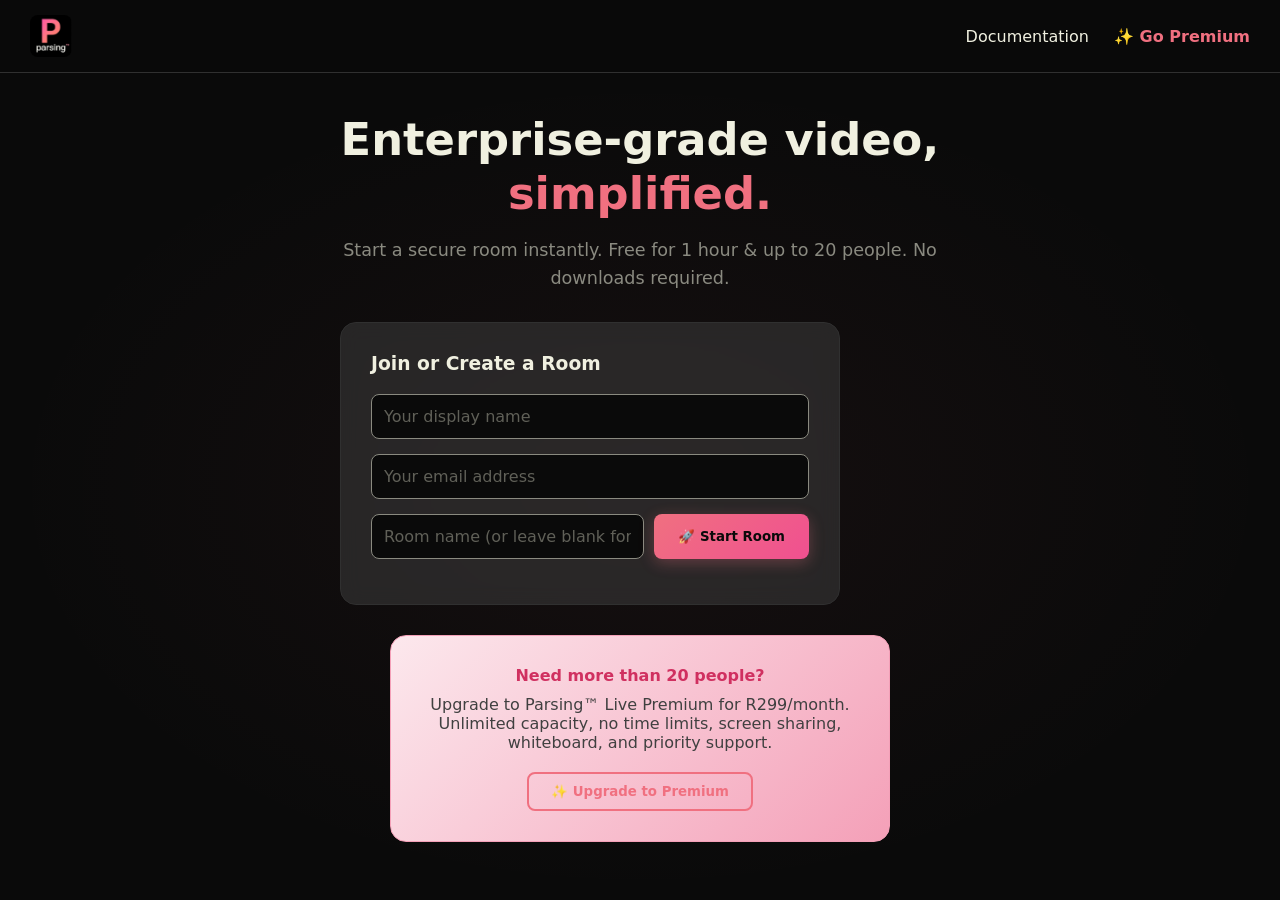
<file: index.html>
<!DOCTYPE html>
<html lang="en">
<head>
    <meta charset="UTF-8">
    <meta name="viewport" content="width=device-width, initial-scale=1.0">
    <title>Parsing™ Live - Secure Video Conferencing</title>
    <link rel="icon" type="image/x-icon" href="favicon.ico">
    <link rel="stylesheet" href="style.css">
    <script src="https://js.paystack.co/v1/inline.js"></script>
</head>
<body class="obsidian-bg cream-text">

    <header class="main-header">
        <!-- LOGO: Just the favicon, no text -->
        <img src="favicon.ico" alt="Parsing Live" class="logo-icon">
        <nav>
            <a href="docs.html" class="nav-link">Documentation</a>
            <a href="premium.html" class="nav-link premium-link">✨ Go Premium</a>
        </nav>
    </header>

    <main class="hero-section">
        <div class="hero-content">
            <h2 class="hero-headline">Enterprise-grade video, <span class="coral-pink-text">simplified.</span></h2>
            <p class="hero-subtext">Start a secure room instantly. Free for 1 hour & up to 20 people. No downloads required.</p>
            
            <div class="room-creator-card">
                <h3>Join or Create a Room</h3>
                <div class="input-group">
                    <input type="text" id="user-name-input" placeholder="Your display name" class="cream-text">
                </div>
                <div class="input-group">
                    <input type="email" id="user-email-input" placeholder="Your email address" class="cream-text">
                </div>
                <div class="input-group">
                    <input type="text" id="room-name-input" placeholder="Room name (or leave blank for random)" class="cream-text">
                    <button id="start-room-btn" class="btn-primary">🚀 Start Room</button>
                </div>
            </div>
        </div>

        <div class="premium-banner">
            <h4>Need more than 20 people?</h4>
            <p>Upgrade to Parsing™ Live Premium for R299/month. Unlimited capacity, no time limits, screen sharing, whiteboard, and priority support.</p>
            <button id="show-paystack-btn" class="btn-secondary">✨ Upgrade to Premium</button>
        </div>
    </main>

    <!-- PREMIUM MODAL -->
    <div id="premium-modal" class="modal-overlay hidden">
        <div class="modal-content premium-modal-specific">
            <button class="modal-close-btn" id="close-premium-modal">&times;</button>
            <h2 class="coral-pink-text">✨ Upgrade to Premium</h2>
            <p class="modal-price">R299 <span>/month</span></p>
            <ul class="premium-features">
                <li>Unlimited meeting duration</li>
                <li>Host 100+ participants</li>
                <li>Screen sharing & whiteboard</li>
                <li>HD Video & Priority Support</li>
                <li>No ads or interruptions</li>
            </ul>
            <form id="premium-details-form" class="premium-form">
                <input type="text" id="premium-name" placeholder="Full Name / Company" required class="cream-text">
                <input type="email" id="premium-email" placeholder="Billing Email" required class="cream-text">
                <button type="submit" class="btn-primary full-width">💳 Proceed to Secure Payment</button>
            </form>
            <p class="secure-text">🔒 Secured by Paystack. Cancel anytime. 30-day money-back guarantee.</p>
        </div>
    </div>

    <script src="script.js"></script>
</body>
</html>
</file>
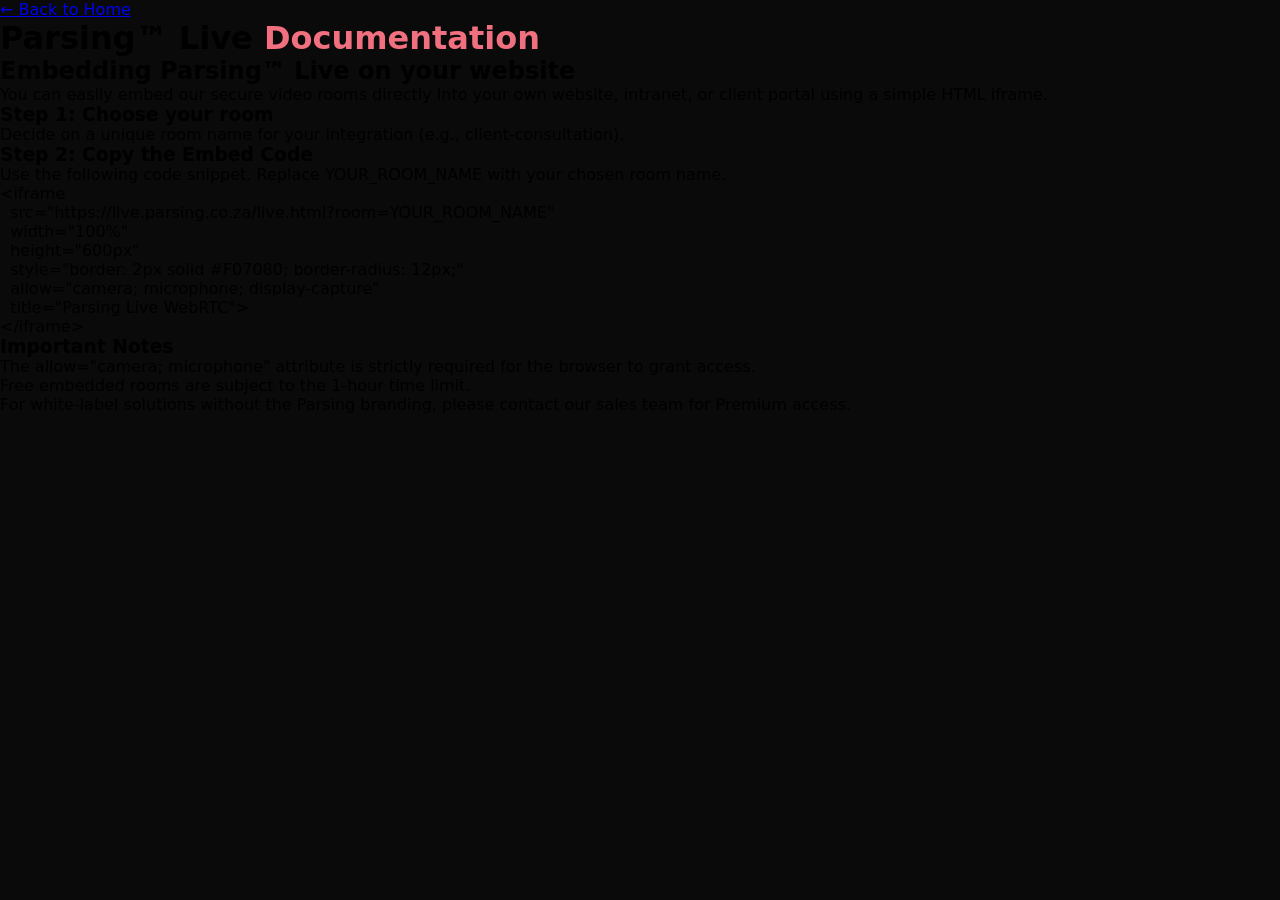
<file: docs.html>
<!DOCTYPE html>
<html lang="en">
<head>
    <meta charset="UTF-8">
    <meta name="viewport" content="width=device-width, initial-scale=1.0">
    <title>Parsing™ Live - API & Embed Documentation</title>
    <!-- FAVICON PLACEHOLDER: Replace 'YOUR_FAVICON.ico' with your actual file name -->
    <link rel="icon" type="image/x-icon" href="YOUR_FAVICON.ico">
    <link rel="stylesheet" href="style.css">
</head>
<body class="cream-bg obsidian-text">

    <header class="docs-header">
        <a href="index.html" class="back-link">← Back to Home</a>
        <h1>Parsing™ Live <span class="coral-pink-text">Documentation</span></h1>
    </header>

    <main class="docs-content">
        <section class="doc-section">
            <h2>Embedding Parsing™ Live on your website</h2>
            <p>You can easily embed our secure video rooms directly into your own website, intranet, or client portal using a simple HTML iframe.</p>
            
            <h3>Step 1: Choose your room</h3>
            <p>Decide on a unique room name for your integration (e.g., <code>client-consultation</code>).</p>

            <h3>Step 2: Copy the Embed Code</h3>
            <p>Use the following code snippet. Replace <code>YOUR_ROOM_NAME</code> with your chosen room name.</p>
            
            <div class="code-block">
                <code>
&lt;iframe <br>
&nbsp;&nbsp;src="https://live.parsing.co.za/live.html?room=YOUR_ROOM_NAME" <br>
&nbsp;&nbsp;width="100%" <br>
&nbsp;&nbsp;height="600px" <br>
&nbsp;&nbsp;style="border: 2px solid #F07080; border-radius: 12px;" <br>
&nbsp;&nbsp;allow="camera; microphone; display-capture" <br>
&nbsp;&nbsp;title="Parsing Live WebRTC"&gt;<br>
&lt;/iframe&gt;
                </code>
            </div>

            <h3>Important Notes</h3>
            <ul>
                <li>The <code>allow="camera; microphone"</code> attribute is strictly required for the browser to grant access.</li>
                <li>Free embedded rooms are subject to the 1-hour time limit.</li>
                <li>For white-label solutions without the Parsing branding, please contact our sales team for Premium access.</li>
            </ul>
        </section>
    </main>

    <script src="script.js"></script>
</body>
</html>
</file>
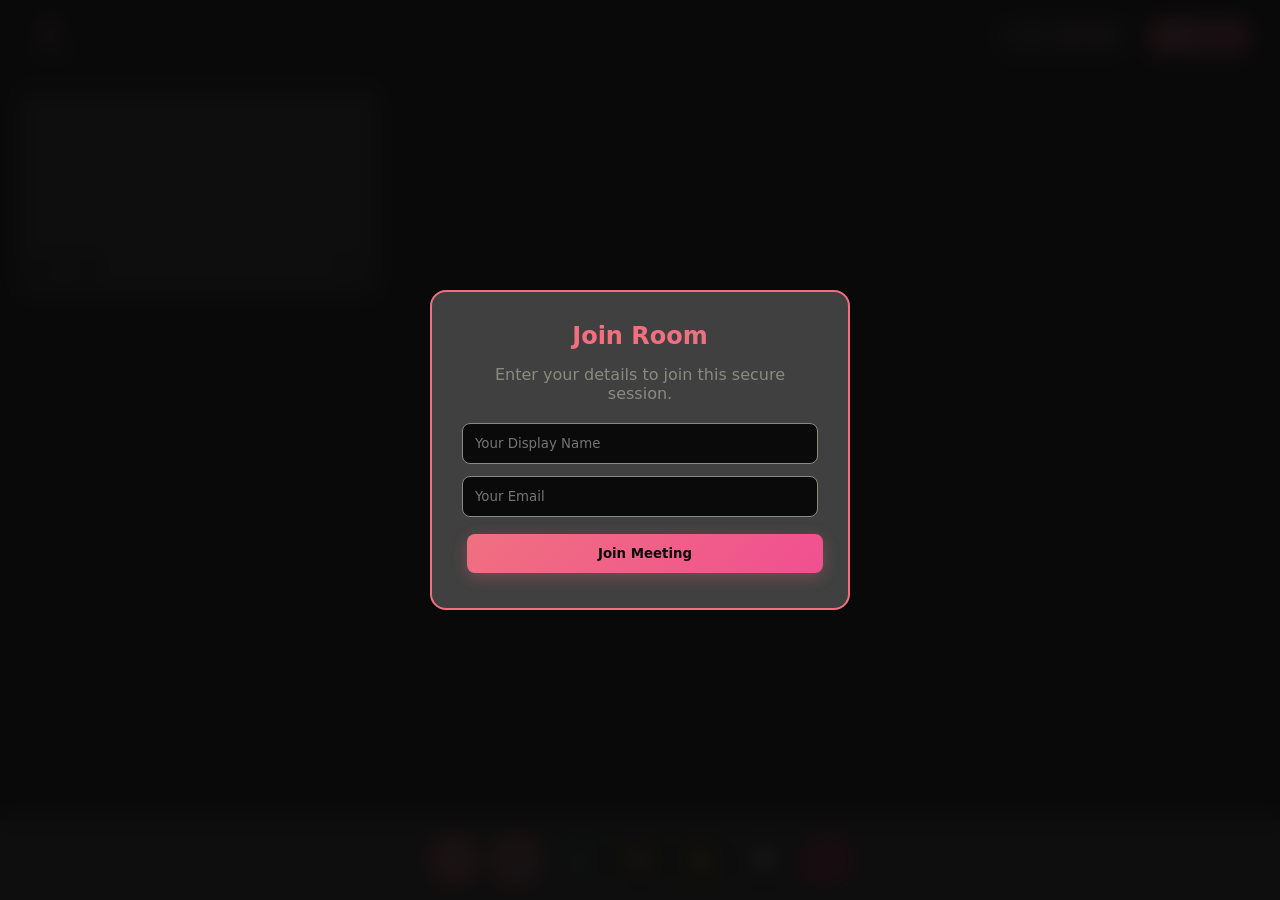
<file: live.html>
<!DOCTYPE html>
<html lang="en">
<head>
    <meta charset="UTF-8">
    <meta name="viewport" content="width=device-width, initial-scale=1.0">
    <title>Parsing™ Live - Room</title>
    <link rel="icon" type="image/x-icon" href="favicon.ico">
    <link rel="stylesheet" href="style.css">
</head>
<body class="obsidian-bg cream-text">

    <header class="live-header">
        <img src="favicon.ico" alt="Parsing Live" class="logo-icon">
        <div class="header-actions">
            <div class="timer-container">
                <span class="timer-label">Time:</span>
                <span id="countdown-timer" class="timer-value">60:00</span>
            </div>
            <button id="share-room-btn" class="btn-share" title="Copy Room Link">🔗 Share</button>
        </div>
    </header>

    <div class="room-layout">
        
        <!-- VIDEO SECTION -->
        <section class="video-section">
            <main class="video-grid-container">
                <div class="video-tile" id="local-video-tile">
                    <video id="local-video" autoplay muted playsinline></video>
                    <div class="camera-off-indicator hidden">
                        <span class="icon-large">📷</span>
                        <span class="icon-slash"></span>
                        <span class="off-text">Camera Off</span>
                    </div>
                    <div class="hand-raised-indicator hidden">✋</div>
                    <span class="participant-name">You</span>
                    <div class="participant-status">
                        <span class="status-badge mic-status">🎤</span>
                    </div>
                </div>
                <div id="remote-videos-container"></div>
            </main>

            <!-- CONTROL BAR -->
            <footer class="control-bar">
                <button id="btn-mic" class="control-btn active" title="Mic (Ctrl+M)">🎤</button>
                <button id="btn-cam" class="control-btn active" title="Camera (Ctrl+V)">📹</button>
                <button id="btn-screen-share" class="control-btn" title="Share Screen (Ctrl+S)">🖥️</button>
                <button id="btn-whiteboard" class="control-btn" title="Whiteboard (Ctrl+W)">🎨</button>
                <button id="btn-hand" class="control-btn" title="Raise Hand (Ctrl+H)">✋</button>
                <button id="btn-chat-toggle" class="control-btn" title="Chat (Ctrl+C)">💬</button>
                <button id="btn-leave" class="control-btn leave-btn" title="Leave">📞</button>
            </footer>
        </section>

        <!-- CHAT PANEL -->
        <aside class="chat-section hidden" id="chat-panel">
            <div class="chat-header">
                <h3>Room Chat</h3>
                <button id="close-chat-btn" class="chat-close-btn">&times;</button>
            </div>
            <div class="chat-messages" id="chat-messages">
                <div class="chat-message system-msg">Welcome to Parsing™ Live. Chat is secure.</div>
            </div>
            <div class="chat-input-area">
                <input type="text" id="chat-input" placeholder="Type a message..." class="cream-text">
                <button id="send-chat-btn" class="btn-send">➤</button>
            </div>
        </aside>

    </div>

    <!-- WHITEBOARD -->
    <div class="whiteboard-container" id="whiteboard-container">
        <div class="whiteboard-toolbar">
            <button id="wb-pen" class="active" title="Pen">✏️</button>
            <button id="wb-line" title="Line">📏</button>
            <button id="wb-rectangle" title="Rectangle">▭</button>
            <button id="wb-circle" title="Circle">◯</button>
            <input type="color" id="wb-color" class="color-picker" value="#F05090" title="Color">
            <input type="range" id="wb-size" class="size-slider" min="1" max="20" value="3" title="Size">
            <button id="wb-undo" title="Undo">↶</button>
            <button id="wb-redo" title="Redo">↷</button>
            <button id="wb-clear" title="Clear">🗑️</button>
            <button id="wb-close" title="Close">✕</button>
        </div>
        <canvas id="whiteboard-canvas" class="whiteboard-canvas"></canvas>
    </div>

    <!-- SHARED SCREEN DISPLAY -->
    <div class="shared-screen-container" id="shared-screen-container">
        <video id="shared-screen-video" autoplay playsinline></video>
        <button class="shared-screen-close" onclick="document.getElementById('shared-screen-container').classList.remove('active')">✕</button>
    </div>

    <!-- JOIN PROMPT MODAL -->
    <div id="join-prompt-modal" class="modal-overlay hidden">
        <div class="modal-content">
            <h2 class="coral-pink-text">Join Room</h2>
            <p>Enter your details to join this secure session.</p>
            <form id="join-room-form" class="premium-form">
                <input type="text" id="join-name" placeholder="Your Display Name" required class="cream-text">
                <input type="email" id="join-email" placeholder="Your Email" required class="cream-text">
                <button type="submit" class="btn-primary full-width">Join Meeting</button>
            </form>
        </div>
    </div>

    <!-- CAPACITY MODAL -->
    <div id="capacity-modal" class="modal-overlay hidden">
        <div class="modal-content">
            <h2 class="hot-pink-text">Room at Capacity</h2>
            <p>This room has reached the 20-person free limit. Upgrade to Premium to join or host larger rooms.</p>
            <button class="btn-primary" id="upgrade-from-capacity-btn">Upgrade for R299/mo</button>
        </div>
    </div>

    <!-- TIMEOUT MODAL -->
    <div id="timeout-modal" class="modal-overlay hidden">
        <div class="modal-content">
            <h2 class="coral-pink-text">Time's Up!</h2>
            <p>Your 1-hour free session has ended. Upgrade to Premium for unlimited time.</p>
            <button class="btn-primary" id="upgrade-from-timeout-btn">Upgrade to Premium</button>
        </div>
    </div>

    <!-- TOAST -->
    <div id="toast-notification" class="toast hidden">Link copied!</div>

    <script src="script.js"></script>
</body>
</html>
</file>
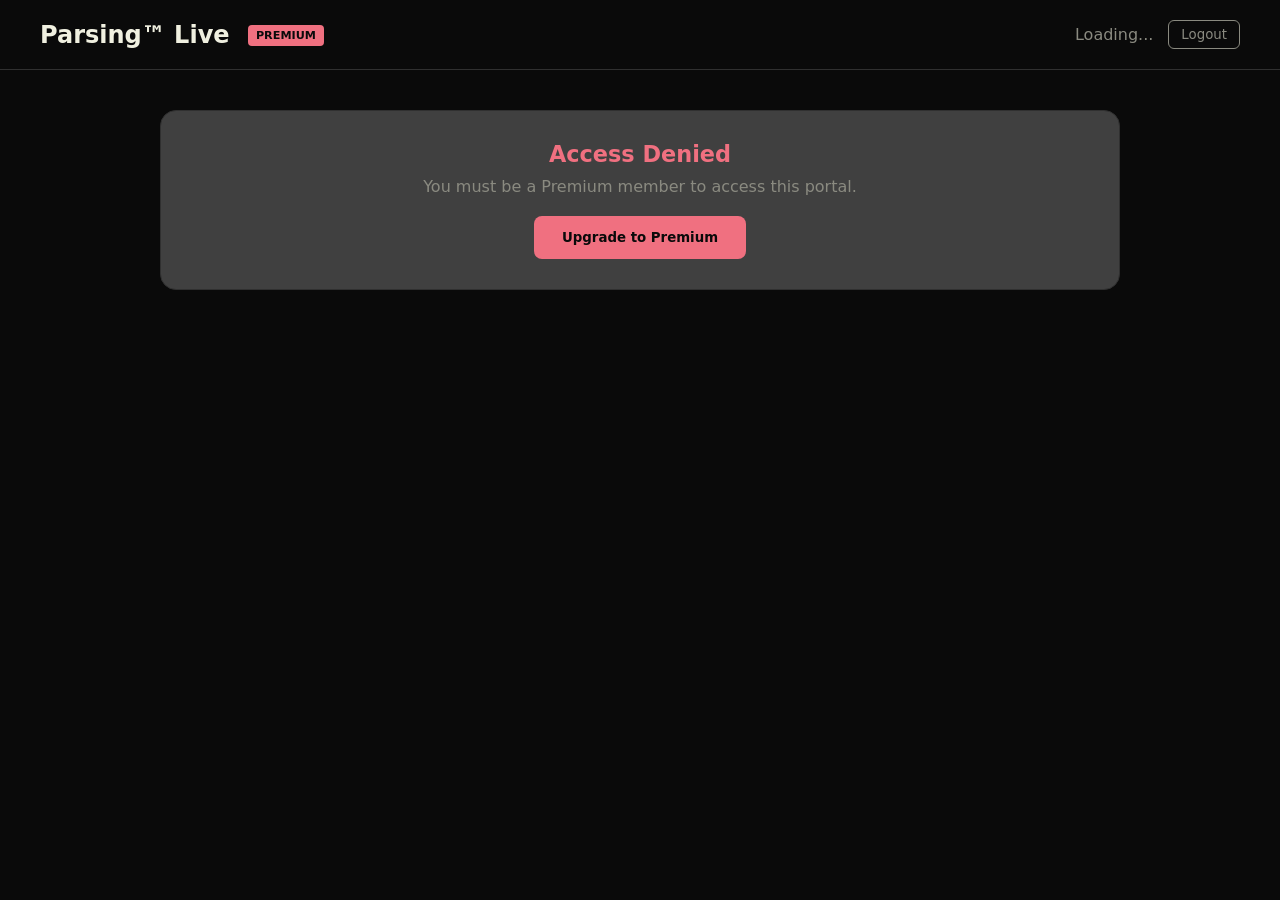
<file: portal.html>
<!DOCTYPE html>
<html lang="en">
<head>
    <meta charset="UTF-8">
    <meta name="viewport" content="width=device-width, initial-scale=1.0">
    <title>Parsing™ Live - Premium Portal</title>
    <link rel="icon" type="image/x-icon" href="YOUR_FAVICON.ico">
    <link rel="stylesheet" href="portal.css">
</head>
<body class="obsidian-bg cream-text">

    <header class="portal-header">
        <h1 class="logo-text">Parsing<span class="coral-pink-text">™</span> Live <span class="premium-badge">PREMIUM</span></h1>
        <div class="user-info">
            <span id="user-email-display">Loading...</span>
            <button id="logout-btn" class="btn-logout">Logout</button>
        </div>
    </header>

    <main class="portal-container" id="portal-dashboard" style="display:none;">
        
        <!-- Create Room Section -->
        <section class="dashboard-card create-room-card">
            <h2>Create Unlimited Meeting</h2>
            <p>Generate a permanent, shareable link for your team. No time limits, no 20-person caps.</p>
            <div class="input-row">
                <input type="text" id="new-room-name" placeholder="e.g., weekly-board-meeting">
                <button id="create-room-btn" class="btn-primary">Generate Link</button>
            </div>
            <div id="generated-link-container" class="hidden">
                <label>Your Shareable Link:</label>
                <div class="link-box">
                    <input type="text" id="generated-link" readonly>
                    <button id="copy-link-btn" class="btn-copy">Copy</button>
                </div>
            </div>
        </section>

        <!-- Account Status Section -->
        <section class="dashboard-card status-card">
            <h2>Account Status</h2>
            <div class="status-grid">
                <div class="status-item">
                    <span class="status-label">Plan</span>
                    <span class="status-value premium-text">Premium (R299/mo)</span>
                </div>
                <div class="status-item">
                    <span class="status-label">Participants Limit</span>
                    <span class="status-value">Unlimited</span>
                </div>
                <div class="status-item">
                    <span class="status-label">Meeting Duration</span>
                    <span class="status-value">Unlimited</span>
                </div>
            </div>
            <button class="btn-secondary" onclick="window.location.href='https://checkout.paystack.com'">Manage Billing (Paystack)</button>
        </section>

    </main>

    <!-- Login/Unauthorized State -->
    <main class="portal-container" id="portal-login">
        <div class="dashboard-card" style="text-align:center;">
            <h2>Access Denied</h2>
            <p>You must be a Premium member to access this portal.</p>
            <button class="btn-primary" onclick="window.location.href='premium.html'">Upgrade to Premium</button>
        </div>
    </main>

    <script src="portal.js"></script>
</body>
</html>
</file>
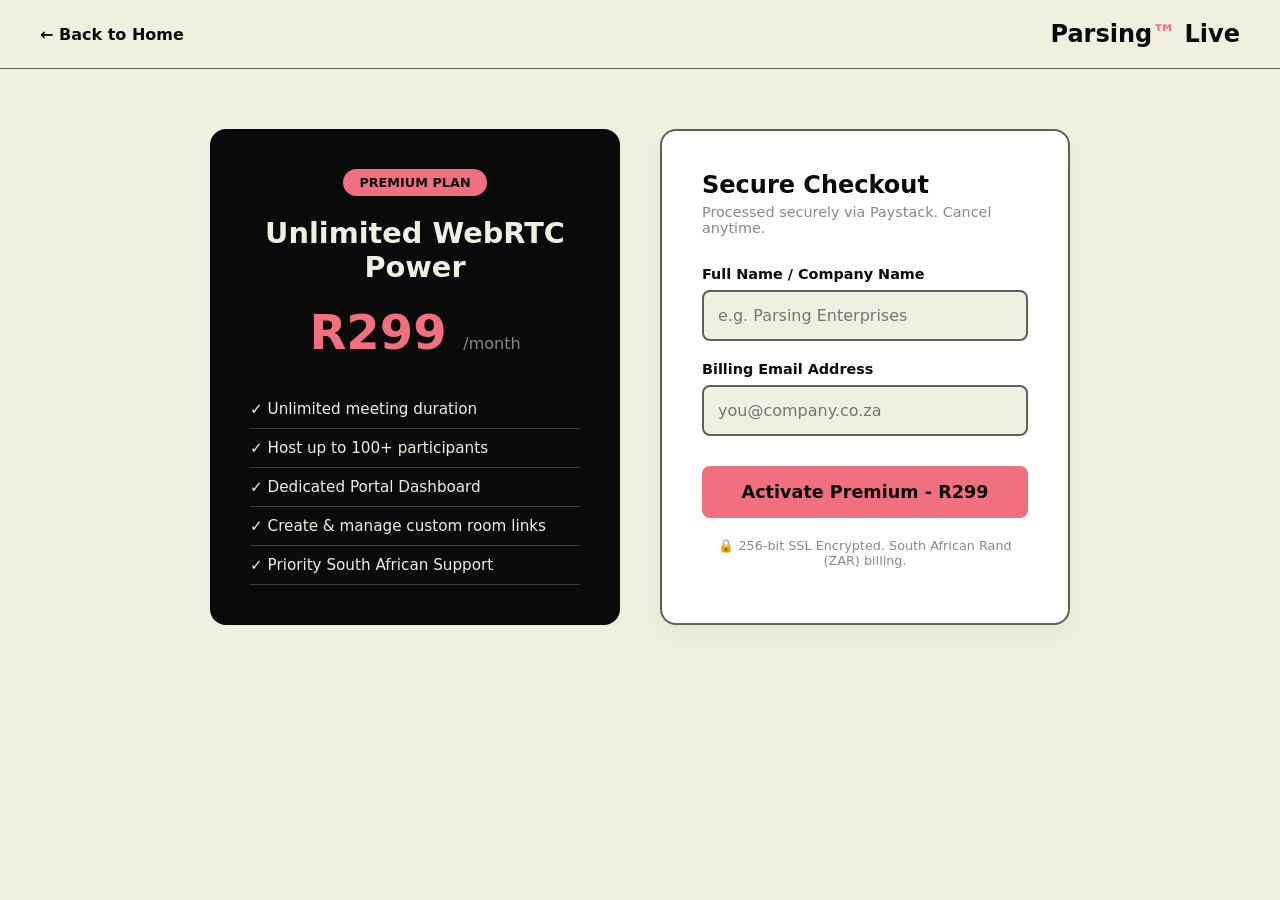
<file: premium.html>
<!DOCTYPE html>
<html lang="en">
<head>
    <meta charset="UTF-8">
    <meta name="viewport" content="width=device-width, initial-scale=1.0">
    <title>Parsing™ Live - Upgrade to Premium</title>
    <link rel="icon" type="image/x-icon" href="YOUR_FAVICON.ico">
    <link rel="stylesheet" href="premium.css">
    <script src="https://js.paystack.co/v1/inline.js"></script>
</head>
<body class="cream-bg obsidian-text">
    <header class="premium-header">
        <a href="index.html" class="back-link">← Back to Home</a>
        <h1>Parsing<span class="coral-pink-text">™</span> Live</h1>
    </header>

    <main class="premium-container">
        <div class="pricing-card">
            <div class="plan-badge">PREMIUM PLAN</div>
            <h2>Unlimited WebRTC Power</h2>
            <p class="price">R299 <span>/month</span></p>
            <ul class="features-list">
                <li>✓ Unlimited meeting duration</li>
                <li>✓ Host up to 100+ participants</li>
                <li>✓ Dedicated Portal Dashboard</li>
                <li>✓ Create & manage custom room links</li>
                <li>✓ Priority South African Support</li>
            </ul>
        </div>

        <div class="checkout-card">
            <h3>Secure Checkout</h3>
            <p class="secure-subtext">Processed securely via Paystack. Cancel anytime.</p>
            
            <form id="premium-checkout-form">
                <div class="form-group">
                    <label>Full Name / Company Name</label>
                    <input type="text" id="checkout-name" placeholder="e.g. Parsing Enterprises" required>
                </div>
                <div class="form-group">
                    <label>Billing Email Address</label>
                    <input type="email" id="checkout-email" placeholder="you@company.co.za" required>
                </div>
                <button type="submit" class="btn-pay">Activate Premium - R299</button>
            </form>
            <p class="guarantee-text">🔒 256-bit SSL Encrypted. South African Rand (ZAR) billing.</p>
        </div>
    </main>

    <script src="premium.js"></script>
</body>
</html>
</file>
<file: style.css>
/* --- PARSING BRAND COLOUR SCHEME --- */
:root {
    --obsidian: #0A0A0A;
    --graphite: #404040;
    --hot-pink: #F05090;
    --coral-pink: #F07080;
    --cream: #F0F0E0;
    --tint-50: #FCE8ED;
    --tint-200: #F4A0B8;
    --shade-600: #D03060;
    --warm-gray: #8A8A80;
    --stone: #606058;
    --slate: #303030;
    --glass: rgba(10, 10, 10, 0.85);
}
/* --- FIX: Universal selector was missing the * --- */
* { box-sizing: border-box; margin: 0; padding: 0; font-family: system-ui, -apple-system, sans-serif; }

/* --- NEW: Logo icon styling (replaces text) --- */
.logo-icon {
    width: 42px;
    height: 42px;
    border-radius: 8px;
    object-fit: contain;
    transition: transform 0.3s ease;
    cursor: pointer;
}
.logo-icon:hover {
    transform: scale(1.1) rotate(-5deg);
}

/* Keep the rest of your existing CSS exactly as-is */

/* --- BASE & UTILITIES --- */
* { box-sizing: border-box; margin: 0; padding: 0; font-family: system-ui, -apple-system, sans-serif; }
body { min-height: 100vh; display: flex; flex-direction: column; overflow: hidden; background: var(--obsidian); }

.obsidian-bg { background-color: var(--obsidian); color: var(--cream); }
.graphite-bg { background-color: var(--graphite); color: var(--cream); }
.cream-text { color: var(--cream); }
.coral-pink-text { color: var(--coral-pink); }
.hot-pink-text { color: var(--hot-pink); }
.hidden { display: none !important; }

/* --- SCROLLBAR --- */
::-webkit-scrollbar { width: 6px; height: 6px; }
::-webkit-scrollbar-track { background: var(--obsidian); }
::-webkit-scrollbar-thumb { background: var(--coral-pink); border-radius: 3px; }
::-webkit-scrollbar-thumb:hover { background: var(--hot-pink); }

/* --- BUTTONS --- */
.btn-primary { 
    background: linear-gradient(135deg, var(--coral-pink), var(--hot-pink));
    color: var(--obsidian); 
    border: none; 
    padding: 12px 24px; 
    border-radius: 8px; 
    font-weight: 600; 
    cursor: pointer; 
    transition: all 0.3s ease;
    box-shadow: 0 4px 15px rgba(240, 112, 128, 0.3);
}
.btn-primary:hover { 
    transform: translateY(-2px);
    box-shadow: 0 6px 25px rgba(240, 112, 128, 0.5);
}
.btn-primary:active { transform: translateY(0); }

.btn-secondary { 
    background-color: transparent; 
    color: var(--coral-pink); 
    border: 2px solid var(--coral-pink); 
    padding: 10px 22px; 
    border-radius: 8px; 
    font-weight: 600; 
    cursor: pointer; 
    transition: all 0.3s ease;
}
.btn-secondary:hover { 
    background-color: var(--coral-pink); 
    color: var(--obsidian);
    transform: translateY(-2px);
}

/* --- HEADERS --- */
.main-header, .live-header { 
    padding: 15px 30px; 
    display: flex; 
    justify-content: space-between; 
    align-items: center; 
    border-bottom: 1px solid var(--slate); 
    background: var(--obsidian); 
    z-index: 10;
    backdrop-filter: blur(10px);
    background: rgba(10, 10, 10, 0.95);
}
.logo-text { 
    font-size: 1.4rem; 
    font-weight: 700;
    background: linear-gradient(135deg, var(--cream), var(--coral-pink));
    -webkit-background-clip: text;
    -webkit-text-fill-color: transparent;
}
.nav-link { 
    color: var(--cream); 
    text-decoration: none; 
    margin-left: 20px; 
    font-weight: 500; 
    transition: color 0.3s;
}
.nav-link:hover { color: var(--hot-pink); }
.premium-link { 
    color: var(--coral-pink); 
    font-weight: 600;
    position: relative;
}
.premium-link::after {
    content: '';
    position: absolute;
    bottom: -2px;
    left: 0;
    width: 100%;
    height: 2px;
    background: var(--coral-pink);
    transform: scaleX(0);
    transition: transform 0.3s;
}
.premium-link:hover::after { transform: scaleX(1); }

.header-actions { display: flex; align-items: center; gap: 20px; }
.btn-share { 
    background: linear-gradient(135deg, var(--coral-pink), var(--hot-pink));
    color: var(--obsidian); 
    border: none; 
    padding: 8px 16px; 
    border-radius: 20px; 
    font-weight: 600; 
    cursor: pointer; 
    transition: all 0.3s ease;
    font-size: 0.9rem;
}
.btn-share:hover { 
    transform: scale(1.05);
    box-shadow: 0 4px 15px rgba(240, 112, 128, 0.4);
}

.timer-container { 
    display: flex; 
    align-items: center; 
    gap: 8px; 
    background: var(--slate);
    padding: 5px 15px;
    border-radius: 20px;
}
.timer-label { font-size: 0.9rem; color: var(--warm-gray); }
.timer-value { 
    font-family: monospace; 
    font-size: 1.1rem; 
    font-weight: 700; 
    color: var(--coral-pink);
}

/* --- INDEX.HTML (LANDING) --- */
.hero-section { 
    flex: 1; 
    display: flex; 
    flex-direction: column; 
    align-items: center; 
    padding: 40px 20px; 
    gap: 30px; 
    overflow-y: auto;
    background: radial-gradient(ellipse at center, rgba(240, 112, 128, 0.05), transparent 70%);
}
.hero-content { text-align: center; max-width: 600px; }
.hero-headline { 
    font-size: 2.8rem; 
    margin-bottom: 15px;
    line-height: 1.2;
}
.hero-subtext { 
    font-size: 1.1rem; 
    color: var(--warm-gray); 
    margin-bottom: 30px;
    line-height: 1.6;
}
.room-creator-card { 
    padding: 30px; 
    border-radius: 16px; 
    text-align: left; 
    border: 1px solid var(--slate);
    max-width: 500px; 
    width: 100%;
    background: rgba(64, 64, 64, 0.5);
    backdrop-filter: blur(10px);
    transition: all 0.3s ease;
}
.room-creator-card:hover {
    border-color: var(--coral-pink);
    box-shadow: 0 8px 30px rgba(240, 112, 128, 0.1);
}
.room-creator-card h3 { margin-bottom: 20px; color: var(--cream); }
.input-group { 
    display: flex; 
    gap: 10px; 
    margin-bottom: 15px; 
}
.input-group input { 
    flex: 1; 
    padding: 12px; 
    border-radius: 8px; 
    border: 1px solid var(--warm-gray); 
    background: var(--obsidian); 
    color: var(--cream); 
    font-size: 1rem;
    transition: border-color 0.3s;
}
.input-group input:focus {
    outline: none;
    border-color: var(--coral-pink);
}
.input-group input::placeholder { color: var(--stone); }

.premium-banner { 
    background: linear-gradient(135deg, var(--tint-50), var(--tint-200));
    color: var(--obsidian); 
    padding: 30px; 
    border-radius: 16px; 
    max-width: 500px; 
    width: 100%; 
    text-align: center; 
    border: 1px solid var(--tint-200);
    transition: all 0.3s ease;
}
.premium-banner:hover {
    transform: translateY(-4px);
    box-shadow: 0 8px 30px rgba(240, 112, 128, 0.2);
}
.premium-banner h4 { color: var(--shade-600); margin-bottom: 10px; }
.premium-banner p { margin-bottom: 20px; color: var(--graphite); }

/* --- LIVE.HTML (ROOM LAYOUT) --- */
.room-layout { flex: 1; display: flex; overflow: hidden; }
.video-section { flex: 1; display: flex; flex-direction: column; overflow: hidden; }

/* Video Grid */
.video-grid-container { 
    flex: 1; 
    display: grid;
    grid-template-columns: repeat(auto-fill, minmax(300px, 1fr));
    gap: 12px; 
    padding: 20px; 
    overflow-y: auto; 
    align-content: start;
    background: var(--obsidian);
}
.video-tile { 
    position: relative; 
    aspect-ratio: 16/9;
    background-color: var(--graphite); 
    border-radius: 12px; 
    overflow: hidden; 
    border: 2px solid transparent; 
    transition: all 0.3s ease;
    min-height: 200px;
}
.video-tile:hover { 
    border-color: var(--hot-pink);
    transform: scale(1.02);
    z-index: 2;
}
.video-tile video { 
    width: 100%; 
    height: 100%; 
    object-fit: cover; 
}
.participant-name { 
    position: absolute; 
    bottom: 10px; 
    left: 10px; 
    background: rgba(10,10,10,0.8);
    backdrop-filter: blur(5px);
    padding: 4px 12px; 
    border-radius: 6px; 
    font-size: 0.85rem; 
    color: var(--cream);
    z-index: 2;
    border: 1px solid rgba(255,255,255,0.1);
}

/* Participant status indicators */
.participant-status {
    position: absolute;
    bottom: 10px;
    right: 10px;
    display: flex;
    gap: 6px;
    z-index: 2;
}
.status-badge {
    width: 24px;
    height: 24px;
    border-radius: 50%;
    display: flex;
    align-items: center;
    justify-content: center;
    font-size: 12px;
    background: rgba(10,10,10,0.8);
    backdrop-filter: blur(5px);
    border: 1px solid rgba(255,255,255,0.1);
}
.status-badge.muted { color: var(--shade-600); }
.status-badge.speaking { 
    color: var(--coral-pink);
    animation: speaking 0.5s ease-in-out infinite alternate;
}
.status-badge.screen-sharing { color: var(--hot-pink); }

@keyframes speaking {
    0% { transform: scale(1); }
    100% { transform: scale(1.2); }
}

/* Camera Off Indicator */
.camera-off-indicator { 
    position: absolute; 
    inset: 0; 
    background: var(--slate); 
    display: flex; 
    flex-direction: column;
    align-items: center; 
    justify-content: center; 
    z-index: 1;
    gap: 8px;
}
.camera-off-indicator .icon-large { font-size: 3rem; color: var(--warm-gray); }
.camera-off-indicator .icon-slash { 
    width: 60px; 
    height: 4px; 
    background: var(--shade-600); 
    transform: rotate(-45deg);
    position: absolute;
}
.camera-off-indicator .off-text {
    color: var(--warm-gray);
    font-size: 0.8rem;
    margin-top: 10px;
}

/* Hand Raised Indicator */
.hand-raised-indicator { 
    position: absolute; 
    top: 10px; 
    right: 10px; 
    background: var(--hot-pink); 
    color: var(--cream); 
    width: 36px; 
    height: 36px; 
    border-radius: 50%; 
    display: flex; 
    align-items: center; 
    justify-content: center; 
    font-size: 1.2rem; 
    z-index: 3; 
    box-shadow: 0 0 20px rgba(240, 80, 144, 0.5); 
    animation: pulse 1.5s infinite;
}
@keyframes pulse { 
    0%, 100% { transform: scale(1); box-shadow: 0 0 20px rgba(240, 80, 144, 0.5); }
    50% { transform: scale(1.1); box-shadow: 0 0 40px rgba(240, 80, 144, 0.8); }
}

/* --- SHARED SCREEN DISPLAY --- */
.shared-screen-container {
    position: fixed;
    top: 50%;
    left: 50%;
    transform: translate(-50%, -50%);
    width: 90vw;
    height: 90vh;
    background: var(--obsidian);
    border: 2px solid var(--coral-pink);
    border-radius: 16px;
    z-index: 100;
    overflow: hidden;
    display: none;
}
.shared-screen-container.active { display: block; }
.shared-screen-container video {
    width: 100%;
    height: 100%;
    object-fit: contain;
}
.shared-screen-close {
    position: absolute;
    top: 10px;
    right: 10px;
    background: var(--shade-600);
    color: var(--cream);
    border: none;
    border-radius: 50%;
    width: 36px;
    height: 36px;
    font-size: 1.2rem;
    cursor: pointer;
    z-index: 101;
    transition: all 0.3s;
}
.shared-screen-close:hover {
    background: var(--hot-pink);
    transform: scale(1.1);
}

/* --- WHITEBOARD --- */
.whiteboard-container {
    position: fixed;
    top: 50%;
    left: 50%;
    transform: translate(-50%, -50%);
    width: 85vw;
    height: 85vh;
    background: var(--cream);
    border-radius: 16px;
    z-index: 100;
    display: none;
    box-shadow: 0 20px 60px rgba(0,0,0,0.8);
    border: 2px solid var(--coral-pink);
}
.whiteboard-container.active { display: block; }
.whiteboard-toolbar {
    padding: 10px;
    background: var(--obsidian);
    border-radius: 16px 16px 0 0;
    display: flex;
    gap: 8px;
    flex-wrap: wrap;
    align-items: center;
}
.whiteboard-toolbar button {
    background: var(--slate);
    color: var(--cream);
    border: none;
    padding: 6px 12px;
    border-radius: 4px;
    cursor: pointer;
    transition: all 0.3s;
    font-size: 0.9rem;
}
.whiteboard-toolbar button:hover {
    background: var(--coral-pink);
    color: var(--obsidian);
}
.whiteboard-toolbar button.active {
    background: var(--coral-pink);
    color: var(--obsidian);
}
.whiteboard-toolbar .color-picker {
    width: 30px;
    height: 30px;
    padding: 0;
    border: 2px solid var(--slate);
    border-radius: 50%;
    cursor: pointer;
}
.whiteboard-toolbar .size-slider {
    width: 80px;
    accent-color: var(--coral-pink);
}
.whiteboard-canvas {
    width: 100%;
    height: calc(100% - 60px);
    cursor: crosshair;
    border-radius: 0 0 16px 16px;
}
.whiteboard-close {
    position: absolute;
    top: 10px;
    right: 10px;
    background: var(--shade-600);
    color: var(--cream);
    border: none;
    border-radius: 50%;
    width: 36px;
    height: 36px;
    font-size: 1.2rem;
    cursor: pointer;
    z-index: 101;
    transition: all 0.3s;
}
.whiteboard-close:hover {
    background: var(--hot-pink);
    transform: scale(1.1);
}

/* --- CONTROL BAR --- */
.control-bar { 
    padding: 15px 20px; 
    display: flex; 
    justify-content: center; 
    gap: 12px; 
    border-top: 1px solid var(--slate); 
    background: var(--graphite);
    flex-wrap: wrap;
}
.control-btn { 
    width: 50px; 
    height: 50px; 
    border-radius: 50%; 
    border: none; 
    font-size: 1.3rem; 
    cursor: pointer; 
    background-color: var(--slate); 
    color: var(--cream); 
    transition: all 0.3s ease;
    display: flex;
    align-items: center;
    justify-content: center;
}
.control-btn.active { 
    background-color: var(--coral-pink); 
    color: var(--obsidian); 
}
.control-btn:hover { 
    background-color: var(--hot-pink); 
    color: var(--cream); 
    transform: scale(1.1);
}
.control-btn:active { transform: scale(0.95); }
.leave-btn { 
    background-color: var(--shade-600);
    color: var(--cream);
}
.leave-btn:hover { 
    background-color: #ff1744;
    color: var(--cream);
}

/* --- CHAT SECTION --- */
.chat-section { 
    width: 340px; 
    background: var(--graphite); 
    border-left: 1px solid var(--slate); 
    display: flex; 
    flex-direction: column; 
    transition: all 0.3s ease;
    position: relative;
}
.chat-section.hidden {
    width: 0;
    overflow: hidden;
    border-left: none;
}
.chat-header { 
    padding: 15px; 
    border-bottom: 1px solid var(--slate); 
    display: flex; 
    justify-content: space-between; 
    align-items: center; 
    background: var(--obsidian);
}
.chat-header h3 { 
    font-size: 1.1rem; 
    color: var(--cream);
    display: flex;
    align-items: center;
    gap: 8px;
}
.chat-header h3::before {
    content: '💬';
    font-size: 1.2rem;
}
.chat-close-btn { 
    background: none; 
    border: none; 
    color: var(--warm-gray); 
    font-size: 1.5rem; 
    cursor: pointer;
    transition: color 0.3s;
}
.chat-close-btn:hover { color: var(--hot-pink); }
.chat-messages { 
    flex: 1; 
    padding: 15px; 
    overflow-y: auto; 
    display: flex; 
    flex-direction: column; 
    gap: 8px;
    background: var(--obsidian);
}
.chat-message { 
    padding: 8px 12px; 
    border-radius: 8px; 
    font-size: 0.9rem; 
    max-width: 85%; 
    word-wrap: break-word;
    animation: slideIn 0.3s ease;
}
@keyframes slideIn {
    from { opacity: 0; transform: translateY(10px); }
    to { opacity: 1; transform: translateY(0); }
}
.chat-message.received { 
    background: var(--slate); 
    color: var(--cream); 
    align-self: flex-start; 
    border-bottom-left-radius: 0;
}
.chat-message.sent { 
    background: linear-gradient(135deg, var(--coral-pink), var(--hot-pink));
    color: var(--obsidian); 
    align-self: flex-end; 
    border-bottom-right-radius: 0; 
    font-weight: 500;
}
.chat-message.system-msg { 
    background: transparent; 
    color: var(--warm-gray); 
    font-size: 0.8rem; 
    text-align: center; 
    align-self: center; 
    font-style: italic;
    padding: 4px 12px;
}
.chat-message .msg-time {
    font-size: 0.65rem;
    opacity: 0.6;
    margin-left: 8px;
}
.chat-input-area { 
    padding: 15px; 
    border-top: 1px solid var(--slate); 
    display: flex; 
    gap: 10px; 
    background: var(--obsidian);
}
.chat-input-area input { 
    flex: 1; 
    padding: 10px 15px; 
    border-radius: 20px; 
    border: 1px solid var(--warm-gray); 
    background: var(--slate); 
    color: var(--cream); 
    font-size: 0.9rem;
    transition: border-color 0.3s;
}
.chat-input-area input:focus {
    outline: none;
    border-color: var(--coral-pink);
}
.btn-send { 
    width: 40px; 
    height: 40px; 
    border-radius: 50%; 
    border: none; 
    background: linear-gradient(135deg, var(--coral-pink), var(--hot-pink));
    color: var(--obsidian); 
    font-size: 1.2rem; 
    cursor: pointer; 
    transition: all 0.3s;
}
.btn-send:hover { 
    transform: scale(1.1);
    box-shadow: 0 4px 15px rgba(240, 112, 128, 0.4);
}

/* --- MODALS --- */
.modal-overlay { 
    position: fixed; 
    top: 0; 
    left: 0; 
    width: 100%; 
    height: 100%; 
    background: rgba(10,10,10,0.92);
    backdrop-filter: blur(10px);
    display: flex; 
    justify-content: center; 
    align-items: center; 
    z-index: 1000;
    animation: fadeIn 0.3s ease;
}
@keyframes fadeIn {
    from { opacity: 0; }
    to { opacity: 1; }
}
.modal-content { 
    padding: 30px; 
    border-radius: 16px; 
    text-align: center; 
    max-width: 420px; 
    width: 90%; 
    border: 2px solid var(--coral-pink);
    position: relative;
    background: var(--graphite);
    animation: slideUp 0.3s ease;
}
@keyframes slideUp {
    from { opacity: 0; transform: translateY(30px); }
    to { opacity: 1; transform: translateY(0); }
}
.modal-content h2 { margin-bottom: 15px; }
.modal-content p { margin-bottom: 20px; color: var(--warm-gray); }
.modal-content button { margin: 5px; }
.premium-modal-specific { border: 2px solid var(--coral-pink); }
.modal-close-btn { 
    position: absolute; 
    top: 10px; 
    right: 15px; 
    background: none; 
    border: none; 
    color: var(--warm-gray); 
    font-size: 1.8rem; 
    cursor: pointer;
    transition: color 0.3s;
}
.modal-close-btn:hover { color: var(--hot-pink); }
.modal-price { 
    font-size: 2.8rem; 
    font-weight: 800; 
    color: var(--cream); 
    margin: 10px 0;
}
.modal-price span { 
    font-size: 1rem; 
    color: var(--warm-gray); 
    font-weight: 400; 
}
.premium-features { 
    list-style: none; 
    text-align: left; 
    margin: 20px 0; 
    color: var(--cream);
}
.premium-features li { 
    margin-bottom: 10px;
    display: flex;
    align-items: center;
    gap: 10px;
}
.premium-features li::before {
    content: '✓';
    color: var(--coral-pink);
    font-weight: 700;
    font-size: 1.2rem;
}
.premium-form { 
    display: flex; 
    flex-direction: column; 
    gap: 12px; 
    margin-top: 20px; 
}
.premium-form input { 
    padding: 12px; 
    border-radius: 8px; 
    border: 1px solid var(--warm-gray); 
    background: var(--obsidian); 
    color: var(--cream);
    transition: border-color 0.3s;
}
.premium-form input:focus {
    outline: none;
    border-color: var(--coral-pink);
}
.full-width { width: 100%; }
.secure-text { font-size: 0.8rem; color: var(--warm-gray); margin-top: 15px; }

/* --- TOAST --- */
.toast { 
    position: fixed; 
    bottom: 30px; 
    left: 50%; 
    transform: translateX(-50%);
    background: linear-gradient(135deg, var(--hot-pink), var(--coral-pink));
    color: var(--cream); 
    padding: 12px 24px; 
    border-radius: 8px; 
    font-weight: 600; 
    box-shadow: 0 4px 20px rgba(0,0,0,0.4);
    z-index: 2000; 
    transition: all 0.3s;
    animation: slideUp 0.3s ease;
}

/* --- MOBILE RESPONSIVENESS --- */
@media (max-width: 768px) {
    .chat-section { 
        position: fixed;
        right: 0;
        top: 0;
        bottom: 0;
        width: 100%;
        max-width: 100%;
        z-index: 50;
        border-left: none;
    }
    .chat-section.hidden {
        width: 0;
    }
    .video-grid-container {
        grid-template-columns: 1fr 1fr;
        gap: 8px;
        padding: 10px;
    }
    .video-tile {
        min-height: 150px;
    }
    .control-bar {
        gap: 8px;
        padding: 10px;
    }
    .control-btn {
        width: 40px;
        height: 40px;
        font-size: 1rem;
    }
    .hero-headline {
        font-size: 1.8rem;
    }
    .room-creator-card {
        padding: 20px;
    }
    .input-group {
        flex-direction: column;
    }
    .main-header, .live-header {
        padding: 10px 15px;
        flex-wrap: wrap;
        gap: 10px;
    }
    .logo-text {
        font-size: 1.2rem;
    }
    .whiteboard-container {
        width: 95vw;
        height: 95vh;
    }
    .shared-screen-container {
        width: 95vw;
        height: 95vh;
    }
}

@media (max-width: 480px) {
    .video-grid-container {
        grid-template-columns: 1fr;
    }
    .video-tile {
        min-height: 200px;
    }
}
</file>
<file: portal.css>
/* --- DARK PAGE & MID-TONE CARD PAIRINGS --- */
:root {
    --obsidian: #0A0A0A; --graphite: #404040; --hot-pink: #F05090;
    --coral-pink: #F07080; --cream: #F0F0E0; --warm-gray: #8A8A80; --slate: #303030;
}
* { margin: 0; padding: 0; box-sizing: border-box; font-family: system-ui, -apple-system, sans-serif; }
body { min-height: 100vh; background-color: var(--obsidian); color: var(--cream); }

.portal-header { padding: 20px 40px; display: flex; justify-content: space-between; align-items: center; border-bottom: 1px solid var(--slate); background: var(--obsidian); }
.logo-text { font-size: 1.5rem; font-weight: 700; }
.premium-badge { background: var(--coral-pink); color: var(--obsidian); font-size: 0.7rem; padding: 4px 8px; border-radius: 4px; vertical-align: middle; margin-left: 10px; }
.user-info { display: flex; align-items: center; gap: 15px; color: var(--warm-gray); }
.btn-logout { background: transparent; border: 1px solid var(--warm-gray); color: var(--warm-gray); padding: 6px 12px; border-radius: 6px; cursor: pointer; }
.btn-logout:hover { border-color: var(--hot-pink); color: var(--hot-pink); }

.portal-container { max-width: 1000px; margin: 40px auto; padding: 0 20px; display: flex; flex-direction: column; gap: 30px; }

/* Mid-tone Card Pairing */
.dashboard-card { background: var(--graphite); padding: 30px; border-radius: 16px; border: 1px solid var(--slate); }
.dashboard-card h2 { color: var(--coral-pink); margin-bottom: 10px; font-size: 1.4rem; }
.dashboard-card p { color: var(--warm-gray); margin-bottom: 20px; }

/* Create Room */
.input-row { display: flex; gap: 15px; margin-bottom: 20px; }
.input-row input { flex: 1; padding: 14px; border-radius: 8px; border: 1px solid var(--warm-gray); background: var(--obsidian); color: var(--cream); font-size: 1rem; }
.btn-primary { background: var(--coral-pink); color: var(--obsidian); border: none; padding: 14px 28px; border-radius: 8px; font-weight: 700; cursor: pointer; transition: all 0.2s; white-space: nowrap; }
.btn-primary:hover { background: var(--hot-pink); color: var(--cream); }

.link-box { display: flex; gap: 10px; margin-top: 10px; }
.link-box input { flex: 1; padding: 12px; background: var(--obsidian); border: 1px solid var(--coral-pink); color: var(--coral-pink); border-radius: 8px; font-family: monospace; }
.btn-copy { background: var(--slate); color: var(--cream); border: none; padding: 12px 20px; border-radius: 8px; cursor: pointer; font-weight: 600; }
.btn-copy:hover { background: var(--hot-pink); }
.hidden { display: none !important; }

/* Status Card */
.status-grid { display: grid; grid-template-columns: repeat(3, 1fr); gap: 20px; margin: 20px 0; }
.status-item { background: var(--obsidian); padding: 20px; border-radius: 12px; text-align: center; }
.status-label { display: block; color: var(--warm-gray); font-size: 0.85rem; margin-bottom: 8px; }
.status-value { display: block; color: var(--cream); font-size: 1.2rem; font-weight: 700; }
.premium-text { color: var(--coral-pink); }

.btn-secondary { background: transparent; border: 2px solid var(--coral-pink); color: var(--coral-pink); padding: 12px 24px; border-radius: 8px; font-weight: 600; cursor: pointer; transition: all 0.2s; }
.btn-secondary:hover { background: var(--coral-pink); color: var(--obsidian); }

@media (max-width: 768px) { 
    .input-row { flex-direction: column; } 
    .status-grid { grid-template-columns: 1fr; } 
}
</file>
<file: premium.css>
/* --- LIGHT PAGE PAIRING (Cream BG, Obsidian Text) --- */
:root {
    --obsidian: #0A0A0A; --graphite: #404040; --hot-pink: #F05090;
    --coral-pink: #F07080; --cream: #F0F0E0; --warm-gray: #8A8A80; --stone: #606058;
}
* { margin: 0; padding: 0; box-sizing: border-box; font-family: system-ui, -apple-system, sans-serif; }
body { min-height: 100vh; background-color: var(--cream); color: var(--obsidian); }

.premium-header { padding: 20px 40px; display: flex; justify-content: space-between; align-items: center; border-bottom: 1px solid var(--stone); }
.back-link { color: var(--obsidian); text-decoration: none; font-weight: 600; }
.back-link:hover { color: var(--coral-pink); }
.premium-header h1 { font-size: 1.5rem; font-weight: 700; }
.coral-pink-text { color: var(--coral-pink); }

.premium-container { max-width: 900px; margin: 60px auto; padding: 0 20px; display: grid; grid-template-columns: 1fr 1fr; gap: 40px; }

/* Pricing Card */
.pricing-card { background: var(--obsidian); color: var(--cream); padding: 40px; border-radius: 16px; text-align: center; position: relative; }
.plan-badge { background: var(--coral-pink); color: var(--obsidian); display: inline-block; padding: 6px 16px; border-radius: 20px; font-size: 0.8rem; font-weight: 700; margin-bottom: 20px; }
.pricing-card h2 { font-size: 1.8rem; margin-bottom: 15px; }
.price { font-size: 3rem; font-weight: 800; color: var(--coral-pink); margin: 20px 0; }
.price span { font-size: 1rem; color: var(--warm-gray); font-weight: 400; }
.features-list { list-style: none; text-align: left; margin-top: 30px; }
.features-list li { padding: 10px 0; border-bottom: 1px solid var(--graphite); color: var(--cream); font-size: 0.95rem; }

/* Checkout Card */
.checkout-card { background: white; padding: 40px; border-radius: 16px; border: 2px solid var(--stone); box-shadow: 0 10px 30px rgba(10,10,10,0.05); }
.checkout-card h3 { font-size: 1.5rem; margin-bottom: 5px; }
.secure-subtext { color: var(--warm-gray); margin-bottom: 30px; font-size: 0.9rem; }
.form-group { margin-bottom: 20px; text-align: left; }
.form-group label { display: block; font-weight: 600; margin-bottom: 8px; font-size: 0.9rem; }
.form-group input { width: 100%; padding: 14px; border: 2px solid var(--stone); border-radius: 8px; font-size: 1rem; background: var(--cream); color: var(--obsidian); transition: border 0.2s; }
.form-group input:focus { outline: none; border-color: var(--coral-pink); }

.btn-pay { width: 100%; padding: 16px; background: var(--coral-pink); color: var(--obsidian); border: none; border-radius: 8px; font-size: 1.1rem; font-weight: 700; cursor: pointer; transition: all 0.2s; margin-top: 10px; }
.btn-pay:hover { background: var(--hot-pink); color: var(--cream); transform: translateY(-2px); }
.guarantee-text { text-align: center; margin-top: 20px; font-size: 0.8rem; color: var(--warm-gray); }

@media (max-width: 768px) { .premium-container { grid-template-columns: 1fr; } }
</file>
